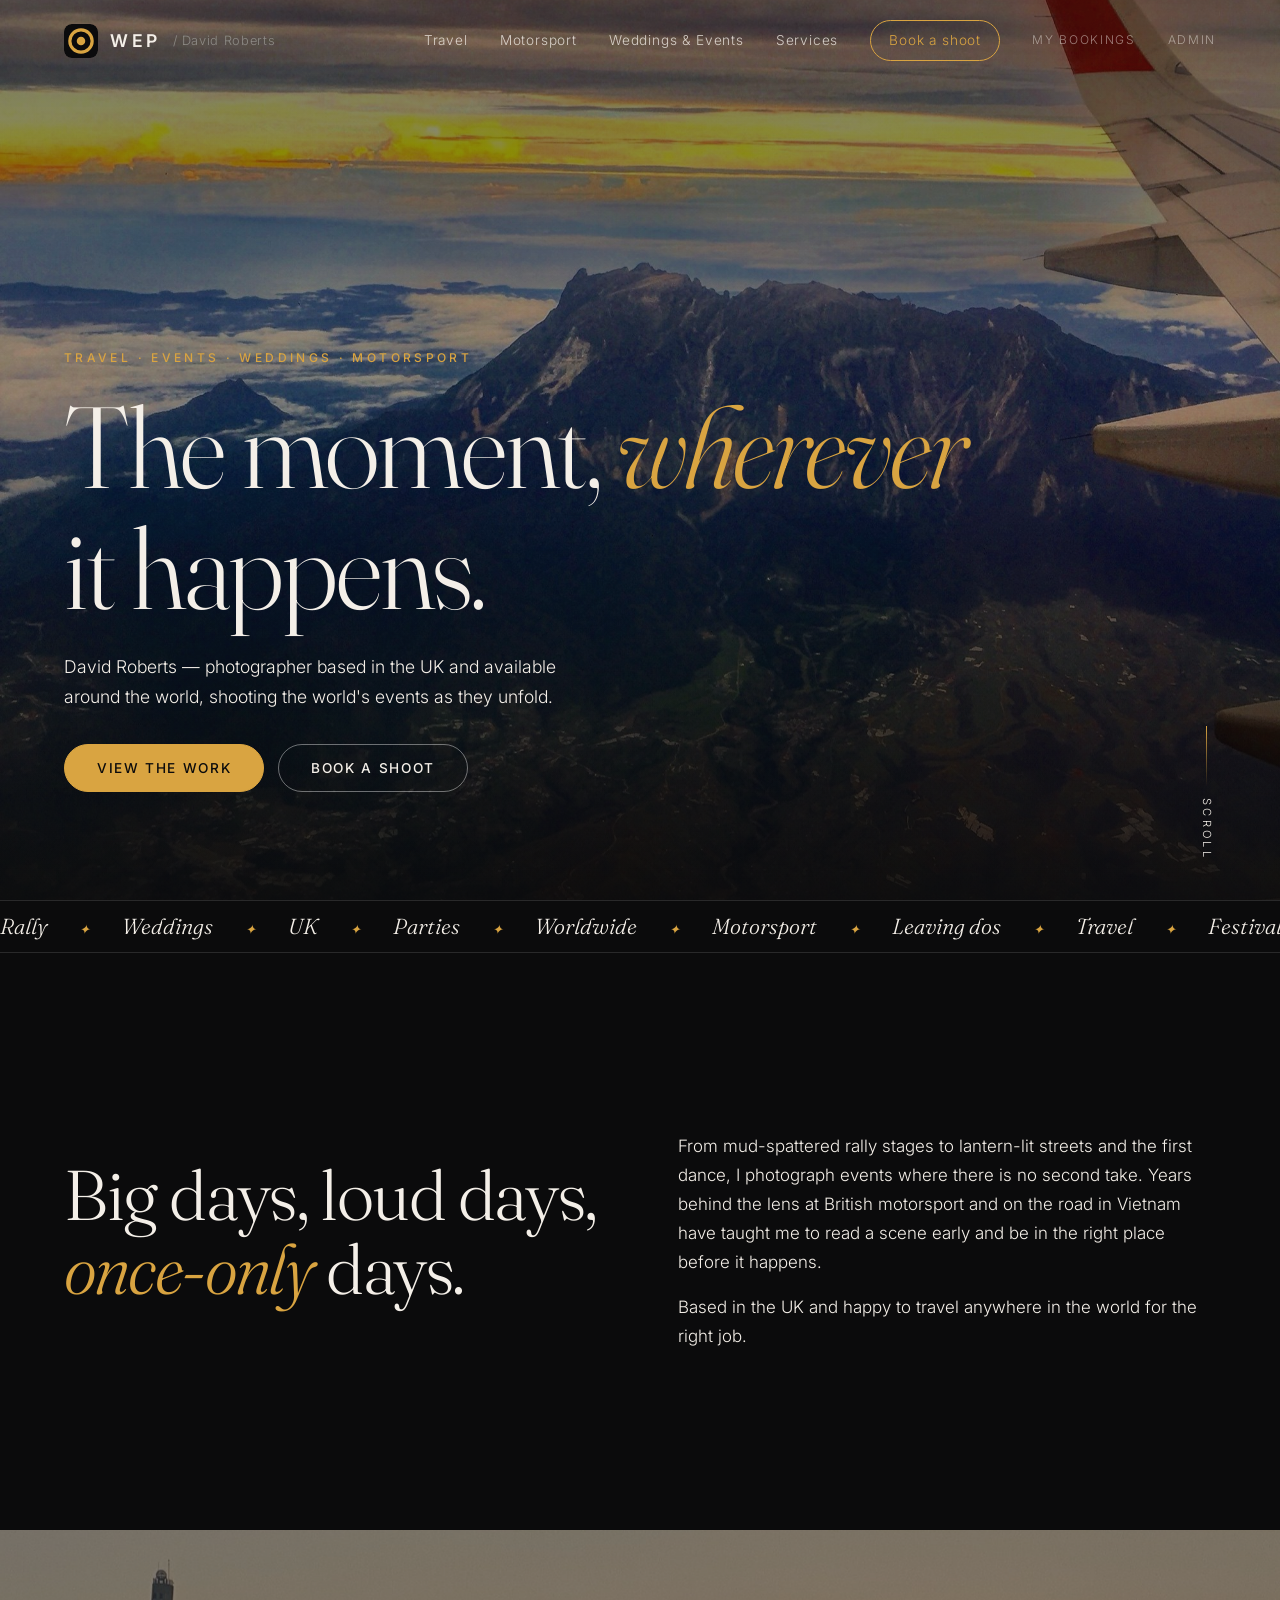
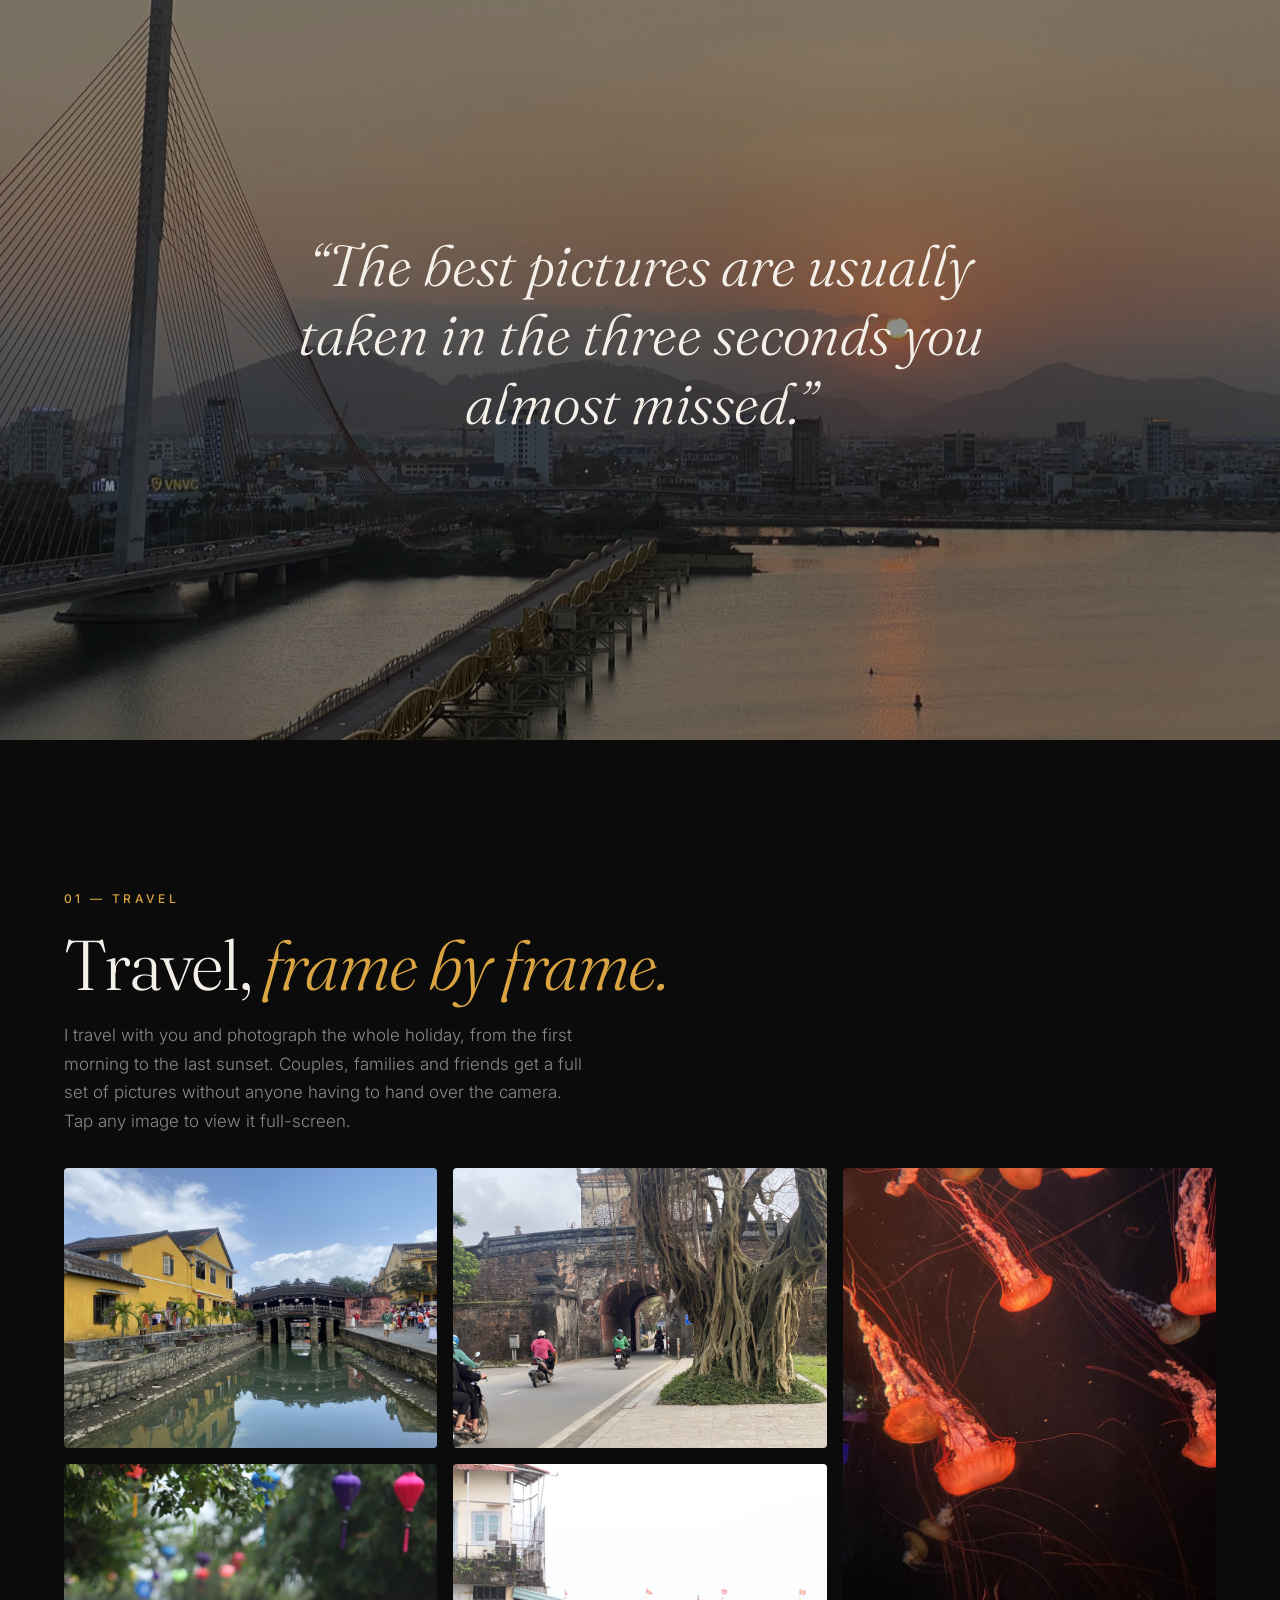
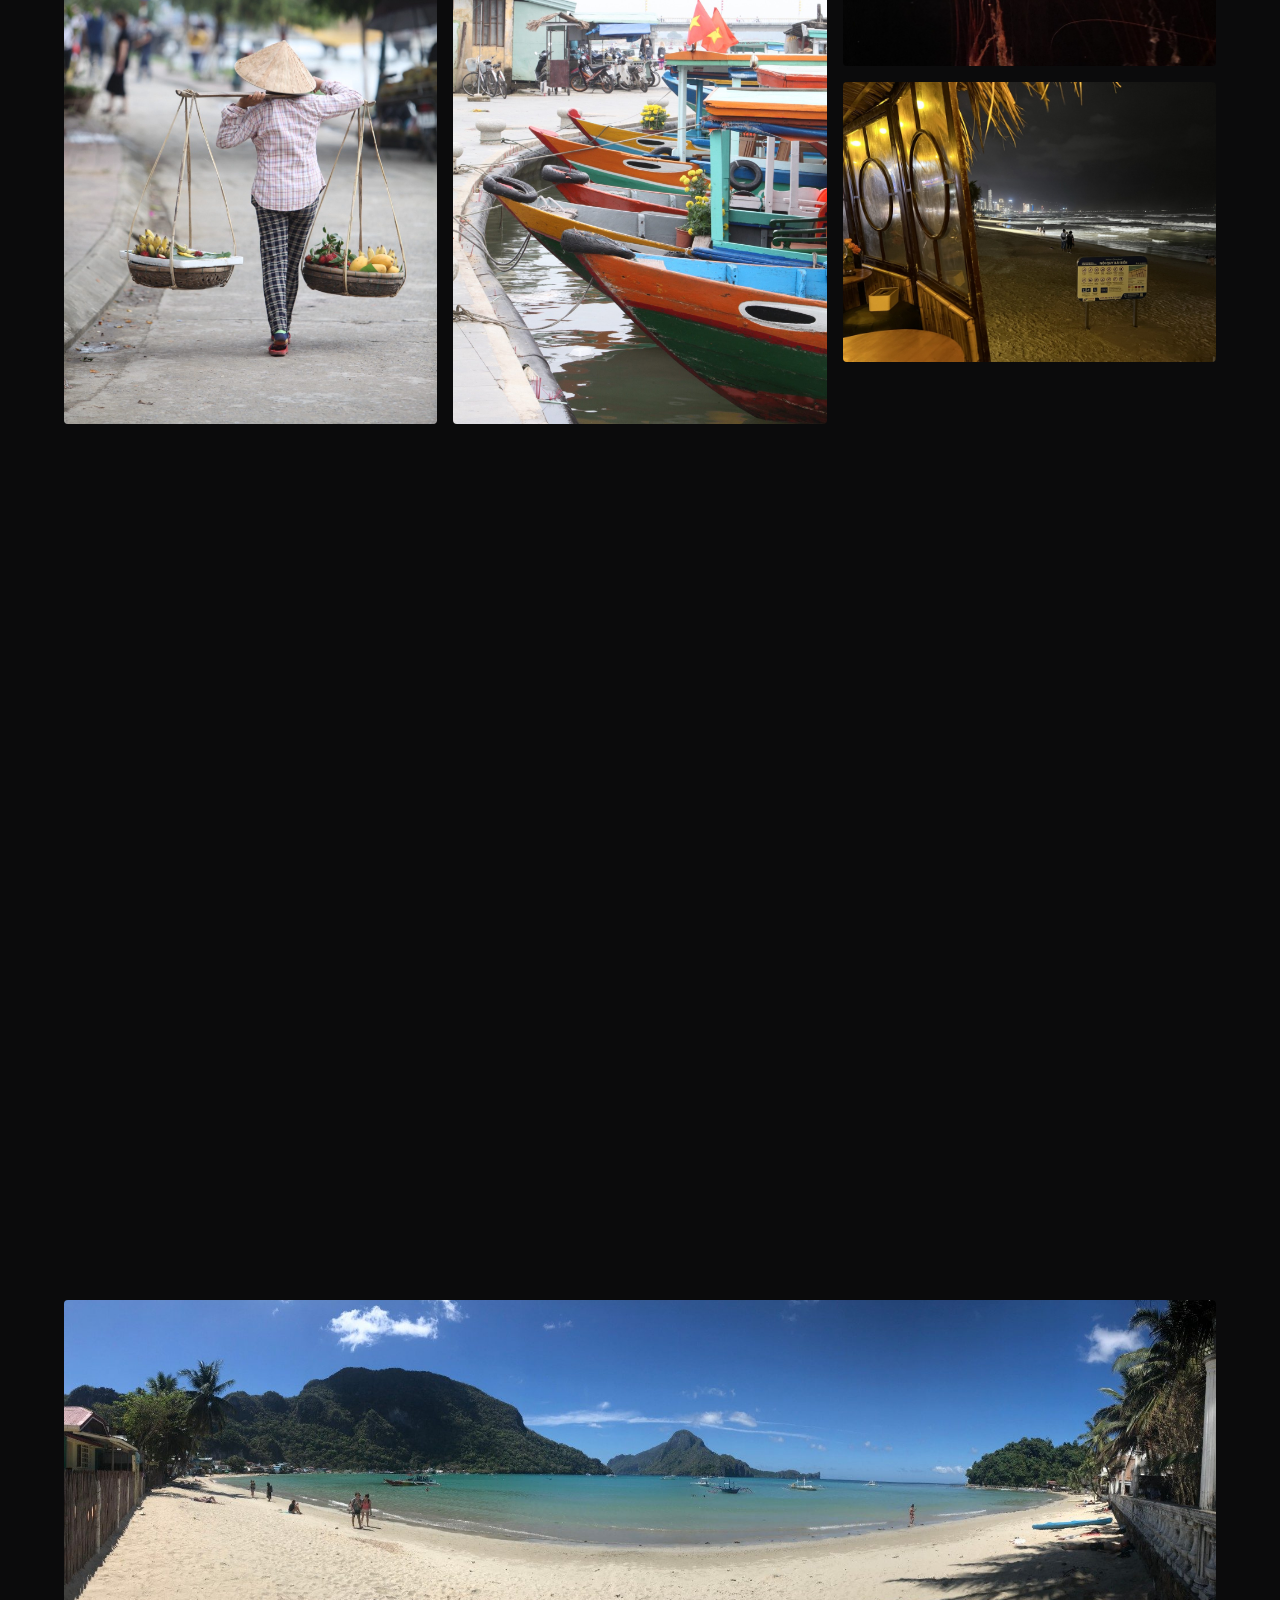
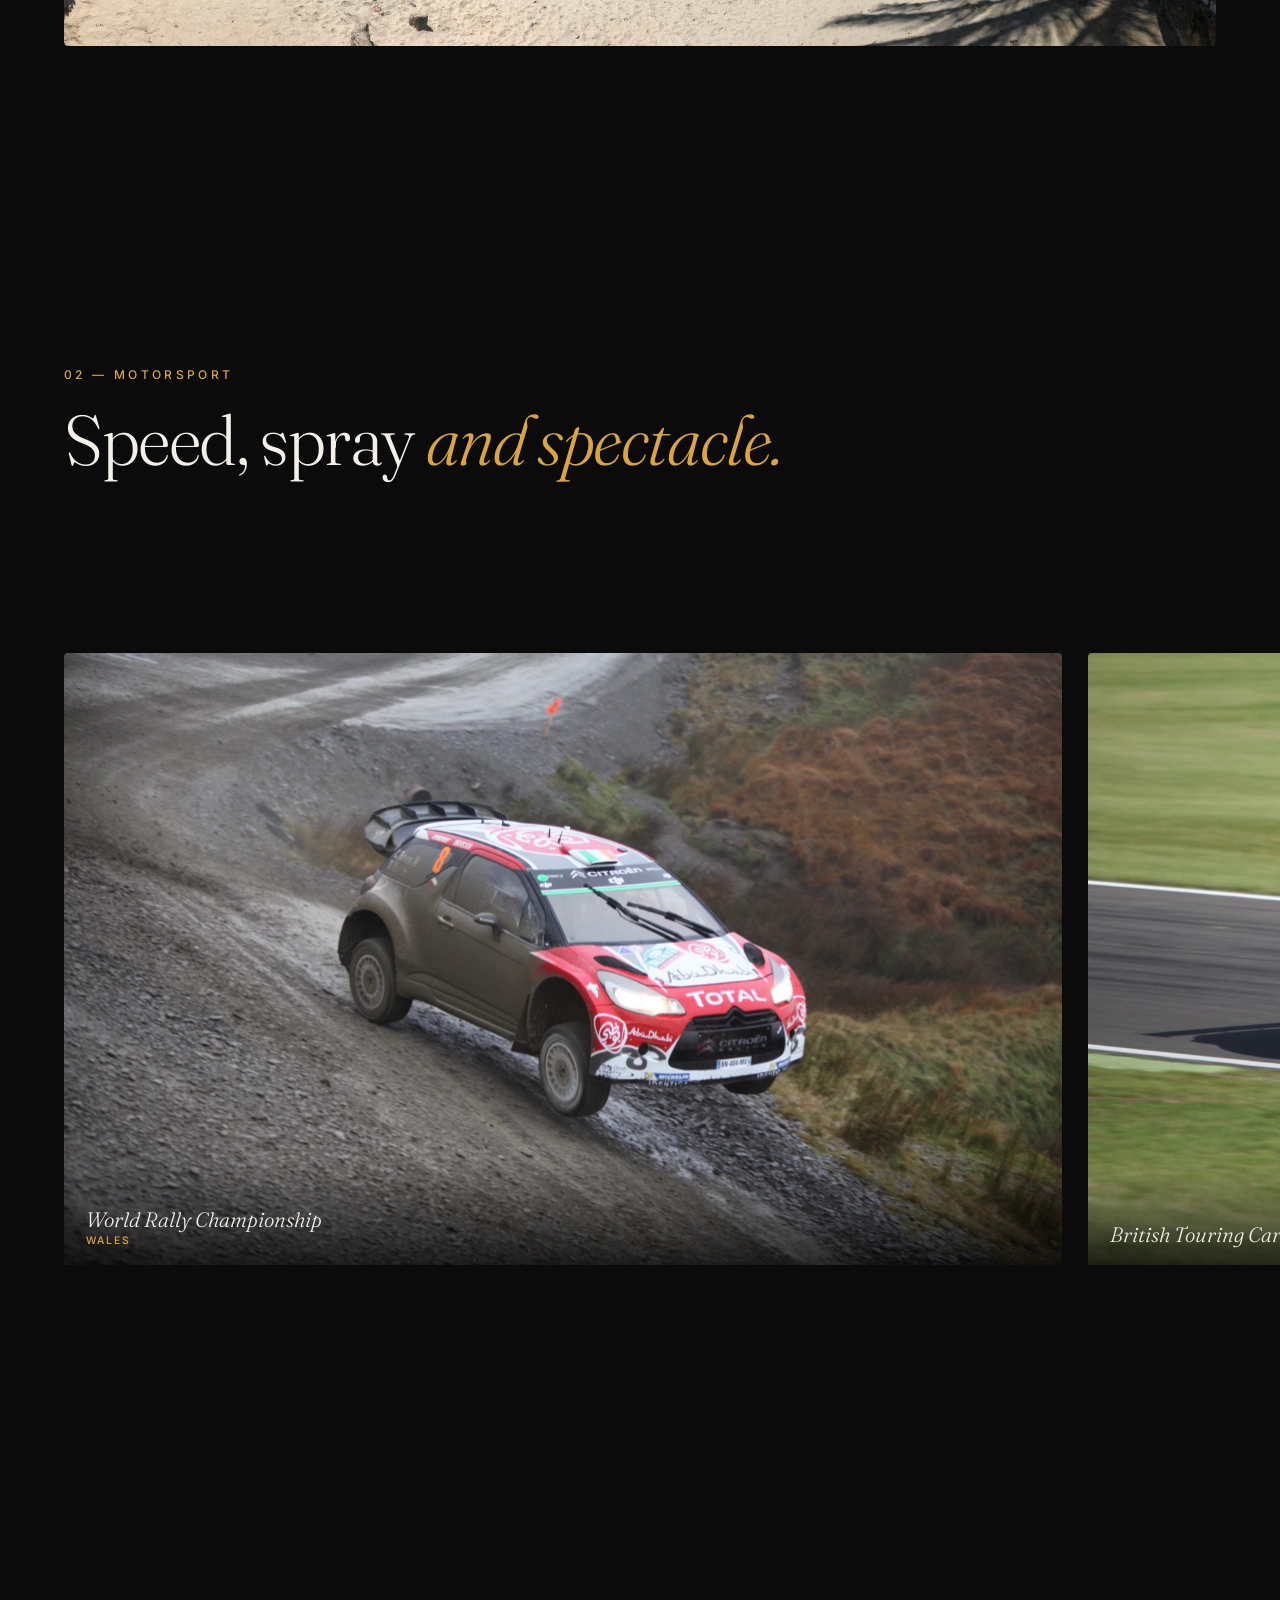
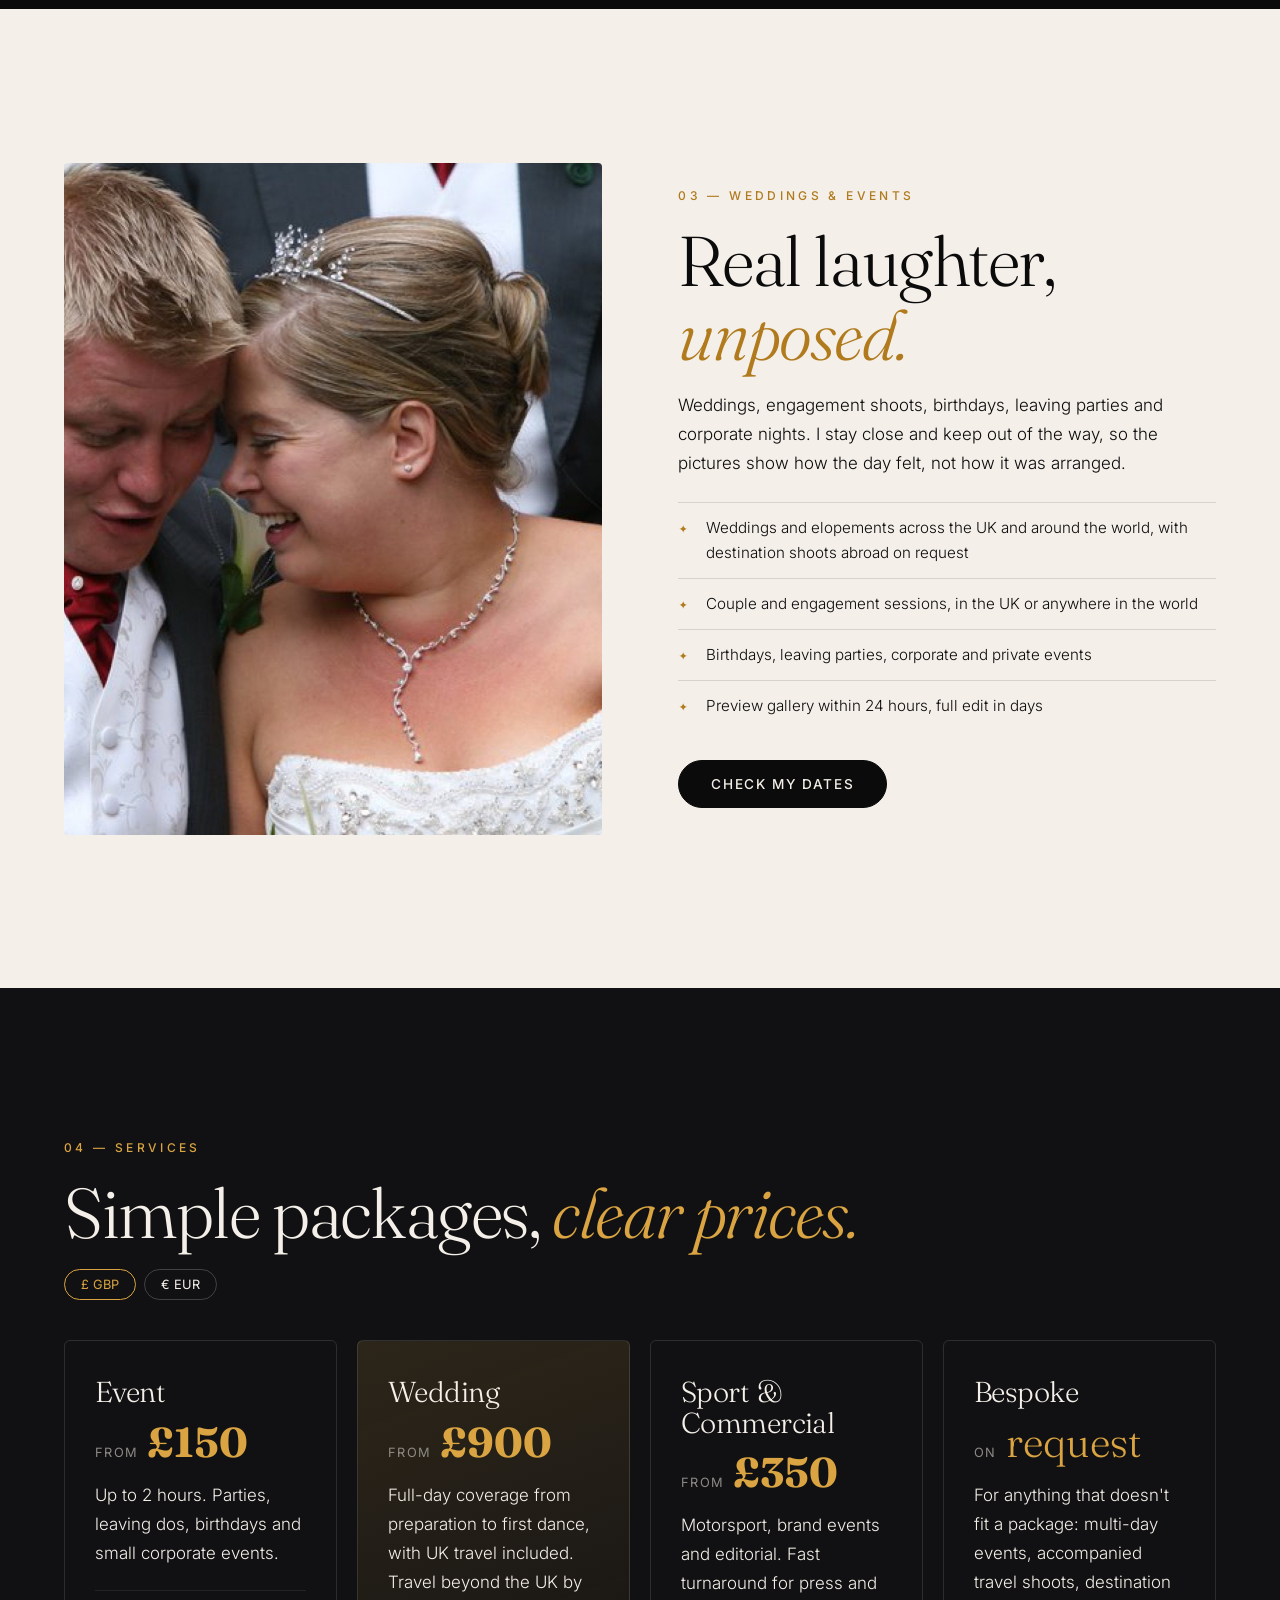
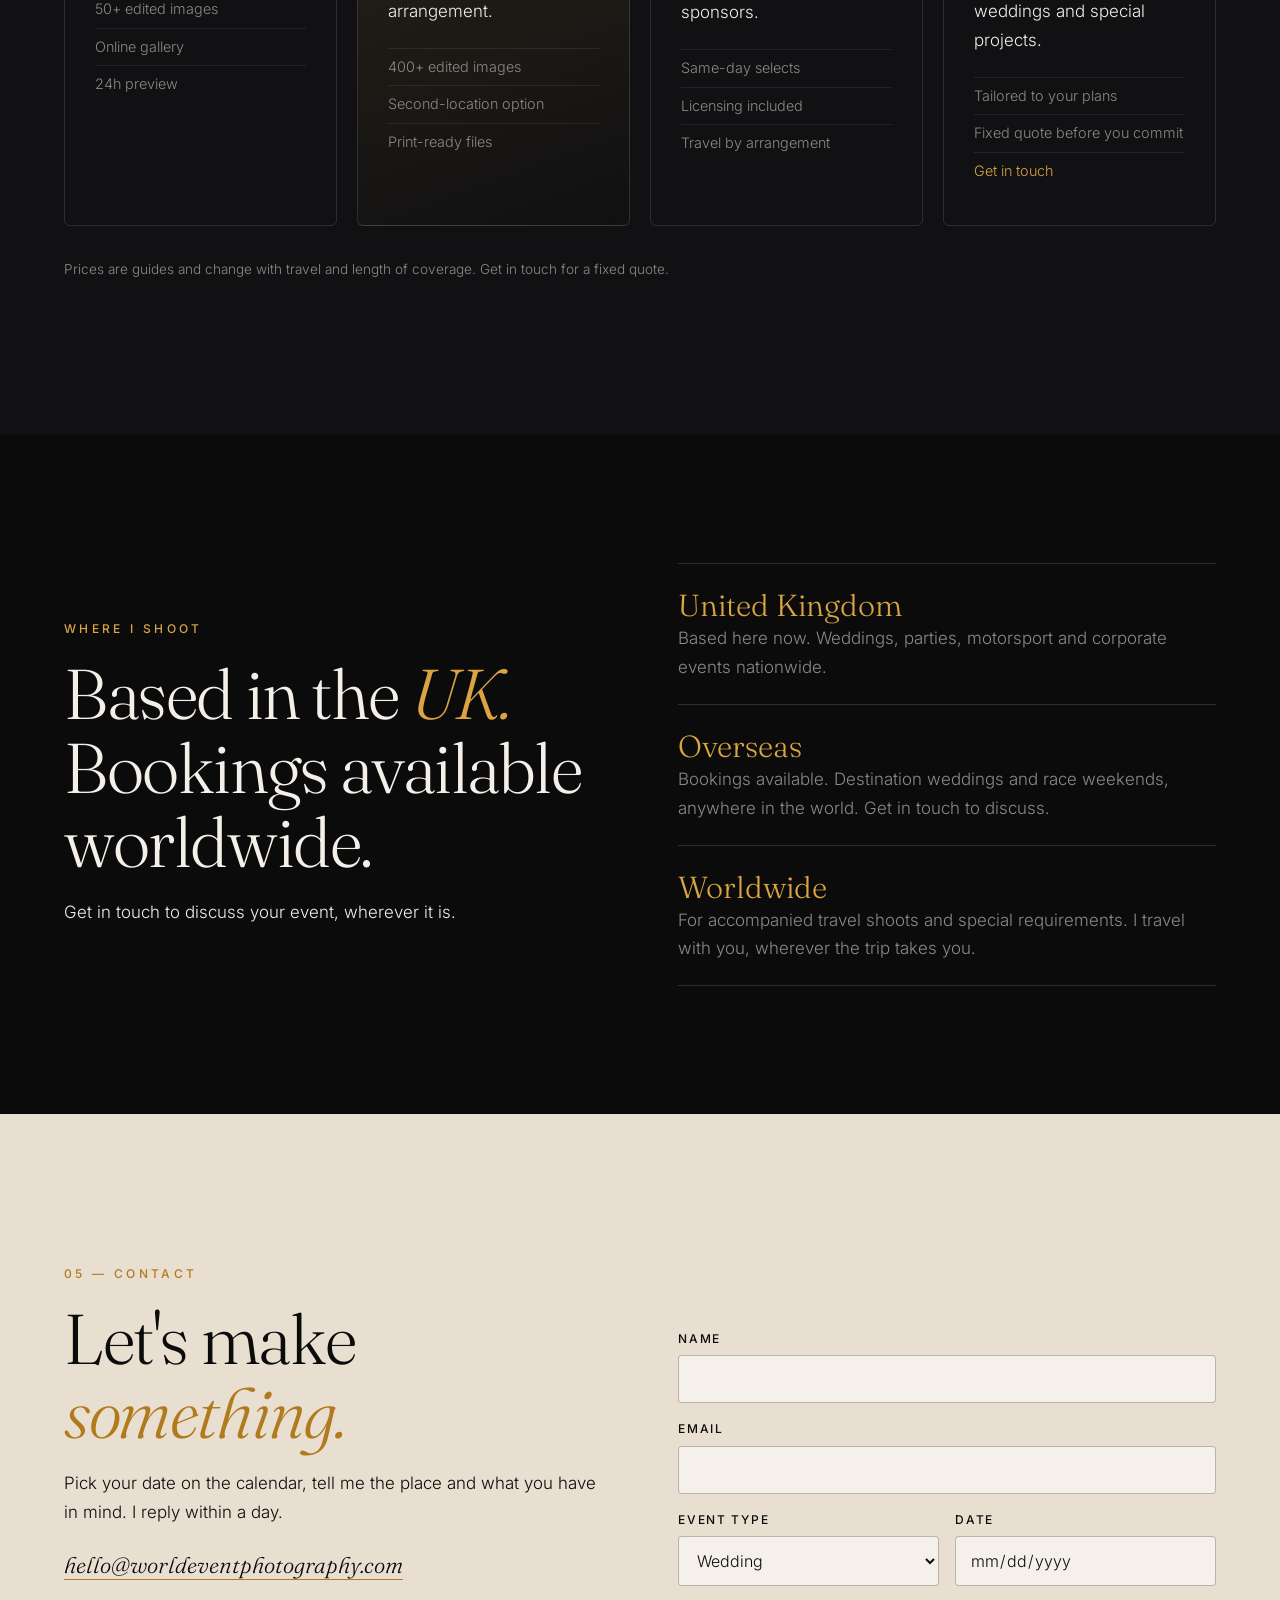
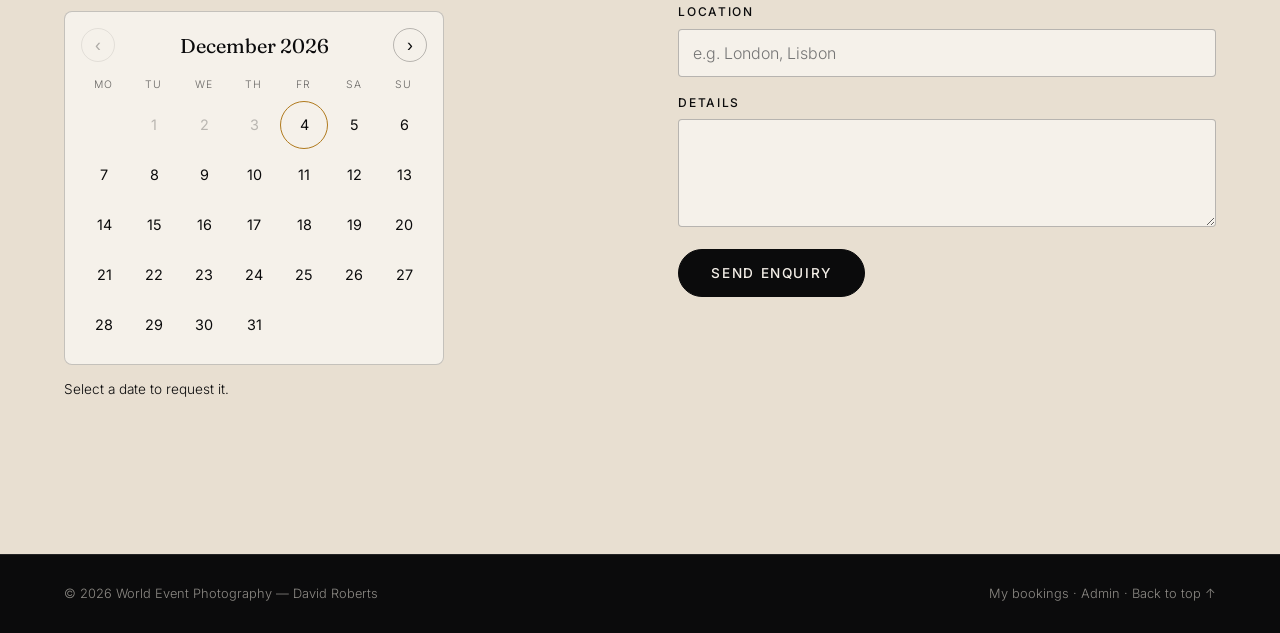
<file: index.html>
<!doctype html>
<html lang="en">
<head>
<meta charset="utf-8">
<meta name="viewport" content="width=device-width, initial-scale=1">
<title>World Event Photography — David Roberts</title>
<meta name="description" content="David Roberts: event, motorsport and wedding photographer based in the UK, available around the world.">
<meta property="og:title" content="World Event Photography — David Roberts">
<meta property="og:description" content="Events, motorsport, weddings and travel photography. UK-based, available around the world.">
<meta property="og:image" content="images/p13.jpg">
<link rel="preconnect" href="https://fonts.googleapis.com">
<link rel="preconnect" href="https://fonts.gstatic.com" crossorigin>
<link href="https://fonts.googleapis.com/css2?family=Fraunces:ital,opsz,wght@0,9..144,300;0,9..144,500;1,9..144,300;1,9..144,400&family=Inter:wght@300;400;500;600&display=swap" rel="stylesheet">
<link rel="icon" href="favicon.svg" type="image/svg+xml">
<link rel="icon" href="favicon.ico" sizes="48x48">
<link rel="apple-touch-icon" href="apple-touch-icon.png">
<link rel="stylesheet" href="style.css">
</head>
<body>

<div class="loader" id="loader" aria-hidden="true">
  <div class="loader-inner"><span>World Event Photography</span><i></i></div>
</div>

<header class="nav" id="nav">
  <a href="#top" class="brand"><img src="favicon.svg" alt="" width="34" height="34">WEP<span>/ David Roberts</span></a>
  <nav id="menu" aria-label="Main">
    <a href="#asia">Travel</a>
    <a href="#motorsport">Motorsport</a>
    <a href="#weddings">Weddings &amp; Events</a>
    <a href="#services">Services</a>
    <a href="#contact" class="cta">Book a shoot</a>
    <a href="portal.html" class="adm" rel="nofollow">My bookings</a>
    <a href="admin.html" class="adm" rel="nofollow">Admin</a>
  </nav>
  <button class="burger" id="burger" aria-label="Menu" aria-expanded="false"><b></b><b></b></button>
</header>

<main id="top">

<section class="hero">
  <div class="hero-bg" data-parallax="0.35">
    <img class="on" src="images/p13.jpg" alt="Mount Kinabalu seen from an aeroplane window at sunset" fetchpriority="high">
    <img src="images/p18.jpg" alt="Hoi An street vendor in a conical hat carrying fruit baskets" loading="lazy">
    <img src="images/p17.jpg" alt="Rally car airborne on a gravel stage" loading="lazy">
    <img src="images/p25.jpg" alt="Curved white-sand beach and turquoise bay in the Philippines" loading="lazy">
    <img src="images/p23.jpg" alt="Bride and groom laughing together" loading="lazy">
    <img src="images/p10.jpg" alt="Sunset over the Han River bridges in Da Nang" loading="lazy">
  </div>
  <div class="hero-shade"></div>
  <div class="hero-content">
    <p class="eyebrow reveal">Travel · Events · Weddings · Motorsport</p>
    <h1 class="reveal"><span>The moment,</span> <em>wherever</em> <span>it happens.</span></h1>
    <p class="lede reveal">David Roberts — photographer based in the UK and available around the world, shooting the world's events as they unfold.</p>
    <div class="hero-actions reveal">
      <a href="#asia" class="btn">View the work</a>
      <a href="#contact" class="btn ghost">Book a shoot</a>
    </div>
  </div>
  <a href="#intro" class="scroll-cue" aria-label="Scroll down"><span></span>Scroll</a>
</section>

<div class="marquee" aria-hidden="true">
  <div class="track">
    <span>Rally</span><span>Weddings</span><span>UK</span><span>Parties</span><span>Worldwide</span><span>Motorsport</span><span>Leaving dos</span><span>Travel</span><span>Festivals</span><span>Corporate</span>
    <span>Rally</span><span>Weddings</span><span>UK</span><span>Parties</span><span>Worldwide</span><span>Motorsport</span><span>Leaving dos</span><span>Travel</span><span>Festivals</span><span>Corporate</span>
  </div>
</div>

<section class="intro" id="intro">
  <div class="wrap grid2">
    <h2 class="reveal">Big days, loud days, <em>once-only</em> days.</h2>
    <div class="reveal">
      <p>From mud-spattered rally stages to lantern-lit streets and the first dance, I photograph events where there is no second take. Years behind the lens at British motorsport and on the road in Vietnam have taught me to read a scene early and be in the right place before it happens.</p>
      <p>Based in the UK and happy to travel anywhere in the world for the right job.</p>
    </div>
  </div>
</section>

<section class="parallax-band" aria-label="Quote">
  <div class="pb-bg" data-parallax="0.25"><img src="images/p10.jpg" alt="Sunset over the Han River bridges in Da Nang" loading="lazy"></div>
  <blockquote class="reveal">“The best pictures are usually taken in the three seconds you almost missed.”</blockquote>
</section>

<section class="asia" id="asia">
  <div class="wrap head">
    <p class="eyebrow">01 — Travel</p>
    <h2>Travel, <em>frame by frame.</em></h2>
    <p class="sub">I travel with you and photograph the whole holiday, from the first morning to the last sunset. Couples, families and friends get a full set of pictures without anyone having to hand over the camera. Tap any image to view it full-screen.</p>
  </div>
  <div class="masonry wrap" id="gallery">
    <figure class="reveal"><img src="images/p06.jpg" alt="Japanese Covered Bridge, Hoi An" loading="lazy"><figcaption>Japanese Covered Bridge, Hội An</figcaption></figure>
    <figure class="reveal"><img src="images/p18.jpg" alt="Street vendor carrying fruit baskets" loading="lazy"><figcaption>Huế</figcaption></figure>
    <figure class="reveal"><img src="images/p08.jpg" alt="Lantern-lined street in Hoi An" loading="lazy"><figcaption>Ancient Town, Hội An</figcaption></figure>
    <figure class="reveal"><img src="images/p12.jpg" alt="Flower cart on a riverside road" loading="lazy"><figcaption>Hội An</figcaption></figure>
    <figure class="reveal"><img src="images/p05.jpg" alt="Banyan tree and old gate in Hue" loading="lazy"><figcaption>Citadel gate, Huế</figcaption></figure>
    <figure class="reveal"><img src="images/p20.jpg" alt="Colourful fishing boats" loading="lazy"><figcaption>Hội An</figcaption></figure>
    <figure class="reveal"><img src="images/p01.jpg" alt="Imperial city pavilion, Hue" loading="lazy"><figcaption>Imperial City, Huế</figcaption></figure>
    <figure class="reveal"><img src="images/p19.jpg" alt="Cyclo driver among lanterns" loading="lazy"><figcaption>Hội An</figcaption></figure>
    <figure class="reveal"><img src="images/p11.jpg" alt="Jellyfish glowing in dark water" loading="lazy"><figcaption>Singapore Aquarium</figcaption></figure>
    <figure class="reveal"><img src="images/p03.jpg" alt="Beach at night with city lights" loading="lazy"><figcaption>Mỹ Khê Beach, Đà Nẵng</figcaption></figure>
    <figure class="reveal"><img src="images/p02.jpg" alt="Sunrise over a lotus pond" loading="lazy"><figcaption>Huế</figcaption></figure>
    <figure class="reveal"><img src="images/p24.jpg" alt="Patuxai victory gate in Vientiane lit up at night, reflected in a pool" loading="lazy"><figcaption>Patuxai, Vientiane</figcaption></figure>
    <figure class="reveal pano"><img src="images/p25.jpg" alt="Panoramic view of a curved white-sand beach and turquoise bay with boats and green hills" loading="lazy"><figcaption>El Nido, Palawan</figcaption></figure>
  </div>
</section>

<section class="motor" id="motorsport">
  <div class="wrap head">
    <p class="eyebrow">02 — Motorsport</p>
    <h2>Speed, spray <em>and spectacle.</em></h2>
  </div>
  <div class="hscroll" id="hscroll">
    <div class="hs-sticky">
      <div class="hs-track" id="hsTrack">
        <figure class="hs-item big"><img src="images/p17.jpg" alt="Rally car airborne on a gravel stage" loading="lazy"><figcaption>World Rally Championship<small>Wales</small></figcaption></figure>
        <figure class="hs-item"><img src="images/p15.jpg" alt="Touring car at speed" loading="lazy"><figcaption>British Touring Cars</figcaption></figure>
        <figure class="hs-item big"><img src="images/p22.jpg" alt="Touring cars side by side through a hairpin" loading="lazy"><figcaption>Hairpin traffic</figcaption></figure>
        <figure class="hs-item big"><img src="images/p16.jpg" alt="Rally car through water splash" loading="lazy"><figcaption>Full send<small>Water splash</small></figcaption></figure>
      </div>
    </div>
  </div>
</section>

<section class="weddings" id="weddings">
  <div class="wrap grid2 flip">
    <div class="w-img reveal"><img src="images/p23.jpg" alt="Bride and groom laughing together" loading="lazy"></div>
    <div class="reveal">
      <p class="eyebrow">03 — Weddings &amp; Events</p>
      <h2>Real laughter, <em>unposed.</em></h2>
      <p>Weddings, engagement shoots, birthdays, leaving parties and corporate nights. I stay close and keep out of the way, so the pictures show how the day felt, not how it was arranged.</p>
      <ul class="ticks">
        <li>Weddings and elopements across the UK and around the world, with destination shoots abroad on request</li>
        <li>Couple and engagement sessions, in the UK or anywhere in the world</li>
        <li>Birthdays, leaving parties, corporate and private events</li>
        <li>Preview gallery within 24 hours, full edit in days</li>
      </ul>
      <a href="#contact" class="btn dark">Check my dates</a>
    </div>
  </div>
</section>

<section class="services" id="services">
  <div class="wrap">
    <p class="eyebrow">04 — Services</p>
    <h2>Simple packages, <em>clear prices.</em></h2>
    <div class="cur" role="group" aria-label="Currency">
      <button data-cur="GBP" class="on">£ GBP</button><button data-cur="EUR">€ EUR</button>
    </div>
    <div class="cards">
      <article class="card reveal">
        <h3>Event</h3><p class="price"><small>from</small> <b data-gbp="150">£150</b></p>
        <p>Up to 2 hours. Parties, leaving dos, birthdays and small corporate events.</p>
        <ul><li>50+ edited images</li><li>Online gallery</li><li>24h preview</li></ul>
      </article>
      <article class="card hot reveal">
        <h3>Wedding</h3><p class="price"><small>from</small> <b data-gbp="900">£900</b></p>
        <p>Full-day coverage from preparation to first dance, with UK travel included. Travel beyond the UK by arrangement.</p>
        <ul><li>400+ edited images</li><li>Second-location option</li><li>Print-ready files</li></ul>
      </article>
      <article class="card reveal">
        <h3>Sport &amp; Commercial</h3><p class="price"><small>from</small> <b data-gbp="350">£350</b></p>
        <p>Motorsport, brand events and editorial. Fast turnaround for press and sponsors.</p>
        <ul><li>Same-day selects</li><li>Licensing included</li><li>Travel by arrangement</li></ul>
      </article>
      <article class="card reveal">
        <h3>Bespoke</h3><p class="price"><small>on</small> request</p>
        <p>For anything that doesn't fit a package: multi-day events, accompanied travel shoots, destination weddings and special projects.</p>
        <ul><li>Tailored to your plans</li><li>Fixed quote before you commit</li><li><a href="#contact">Get in touch</a></li></ul>
      </article>
    </div>
    <p class="fine">Prices are guides and change with travel and length of coverage. Get in touch for a fixed quote.</p>
  </div>
</section>

<section class="base">
  <div class="wrap grid2">
    <div class="reveal">
      <p class="eyebrow">Where I shoot</p>
      <h2>Based in the <em>UK.</em> Bookings available worldwide.</h2>
      <p>Get in touch to discuss your event, wherever it is.</p>
    </div>
    <ul class="places reveal">
      <li><b>United Kingdom</b><span>Based here now. Weddings, parties, motorsport and corporate events nationwide.</span></li>
      <li><b>Overseas</b><span>Bookings available. Destination weddings and race weekends, anywhere in the world. Get in touch to discuss.</span></li>
      <li><b>Worldwide</b><span>For accompanied travel shoots and special requirements. I travel with you, wherever the trip takes you.</span></li>
    </ul>
  </div>
</section>

<section class="contact" id="contact">
  <div class="wrap grid2">
    <div class="reveal">
      <p class="eyebrow">05 — Contact</p>
      <h2>Let's make <em>something.</em></h2>
      <p>Pick your date on the calendar, tell me the place and what you have in mind. I reply within a day.</p>
      <p class="direct"><a href="mailto:hello@worldeventphotography.com">hello@worldeventphotography.com</a></p>
      <div class="cal-wrap">
        <div class="cal" id="cal"></div>
        <p class="cal-note" id="calNote" aria-live="polite">Select a date to request it.</p>
      </div>
    </div>
    <form class="form reveal" id="form">
      <label>Name<input name="name" required autocomplete="name"></label>
      <label>Email<input type="email" name="email" required autocomplete="email"></label>
      <div class="row">
        <label>Event type
          <select name="type"><option>Wedding</option><option>Graduation</option><option>Family Portrait</option><option>Corporate</option><option>Birthday</option><option>Marketing</option><option>Travel</option><option>Other (provide details)</option></select>
        </label>
        <label>Date<input type="date" name="date" id="dateField" readonly placeholder="Pick on calendar"></label>
      </div>
      <label>Location<input name="location" placeholder="e.g. London, Lisbon"></label>
      <label>Details<textarea name="message" rows="4"></textarea></label>
      <button class="btn" type="submit">Send enquiry</button>
      <p class="form-msg" id="formMsg" role="status" aria-live="polite"></p>
    </form>
  </div>
</section>

</main>

<footer class="foot">
  <span>© <span id="yr"></span> World Event Photography — David Roberts</span>
  <span><a href="portal.html" rel="nofollow">My bookings</a> · <a href="admin.html" rel="nofollow">Admin</a> · <a href="#top">Back to top ↑</a></span>
</footer>

<div class="lightbox" id="lb" hidden>
  <button class="lb-close" aria-label="Close">×</button>
  <button class="lb-nav prev" aria-label="Previous">‹</button>
  <img alt="">
  <button class="lb-nav next" aria-label="Next">›</button>
</div>

<script src="config.js"></script>
<script src="script.js"></script>
</body>
</html>
</file>
<file: style.css>
:root{
  --ink:#0b0b0c; --paper:#f4efe8; --sand:#e8dfd1; --gold:#d9a441; --mute:#8d8a85;
  --serif:'Fraunces',Georgia,serif; --sans:'Inter',system-ui,sans-serif;
  --gut:clamp(20px,5vw,72px);
}
*{box-sizing:border-box;margin:0;padding:0}
html{scroll-behavior:smooth;scroll-padding-top:70px}
body{background:var(--ink);color:var(--paper);font:300 17px/1.7 var(--sans);-webkit-font-smoothing:antialiased;overflow-x:hidden}
img{display:block;max-width:100%}
a{color:inherit;text-decoration:none}
em{font-style:italic;font-weight:300;color:var(--gold)}
h1,h2,h3{font-family:var(--serif);font-weight:300;line-height:1.05;letter-spacing:-.02em}
h2{font-size:clamp(2.2rem,5.5vw,4.6rem);margin-bottom:1.2rem}
p+p{margin-top:1rem}
.wrap{max-width:1280px;margin:0 auto;padding:0 var(--gut)}
.grid2{display:grid;grid-template-columns:1fr 1fr;gap:clamp(30px,6vw,100px);align-items:center}
.eyebrow{font:500 .75rem/1 var(--sans);letter-spacing:.28em;text-transform:uppercase;color:var(--gold);margin-bottom:1.4rem}
section{position:relative}

/* loader */
.loader{position:fixed;inset:0;background:var(--ink);z-index:100;display:grid;place-items:center;transition:opacity .8s .3s,visibility 0s 1.1s}
.loader.done{opacity:0;visibility:hidden}
.loader-inner{text-align:center;font:italic 300 1.4rem var(--serif)}
.loader-inner i{display:block;height:1px;background:var(--gold);margin-top:14px;transform-origin:left;animation:load 1.1s ease forwards}
@keyframes load{from{transform:scaleX(0)}to{transform:scaleX(1)}}

/* nav */
.nav{position:fixed;top:0;left:0;right:0;z-index:50;display:flex;justify-content:space-between;align-items:center;padding:20px var(--gut);transition:background .4s,padding .4s}
.nav.solid{background:rgba(11,11,12,.85);backdrop-filter:blur(12px);padding-block:12px}
.brand{font:600 1.1rem var(--sans);letter-spacing:.2em}
.brand span{font-weight:300;letter-spacing:.05em;margin-left:.6em;color:var(--mute);font-size:.8rem}
#menu{display:flex;gap:clamp(16px,2.5vw,36px);align-items:center;font-size:.85rem;letter-spacing:.06em}
#menu a{opacity:.8;transition:opacity .2s}
#menu a:hover{opacity:1}
#menu .cta{border:1px solid var(--gold);color:var(--gold);padding:8px 18px;border-radius:99px;opacity:1}
#menu .cta:hover{background:var(--gold);color:var(--ink)}
.burger{display:none;background:none;border:0;width:36px;height:36px;position:relative;cursor:pointer}
.burger b{position:absolute;left:6px;right:6px;height:1.5px;background:var(--paper);transition:.3s}
.burger b:first-child{top:13px}.burger b:last-child{top:21px}
.burger[aria-expanded=true] b:first-child{top:17px;transform:rotate(45deg)}
.burger[aria-expanded=true] b:last-child{top:17px;transform:rotate(-45deg)}

/* hero */
.hero{height:100svh;min-height:600px;overflow:hidden;display:flex;align-items:flex-end}
.hero-bg{position:absolute;inset:-10% 0 0;will-change:transform}
.hero-bg img{position:absolute;inset:0;width:100%;height:100%;object-fit:cover;opacity:0;transition:opacity 1.4s ease}
.hero-bg img.on{opacity:1;animation:kb 8s ease-out forwards}
@keyframes kb{from{transform:scale(1.12)}to{transform:scale(1)}}
.hero-shade{position:absolute;inset:0;background:linear-gradient(to top,rgba(11,11,12,.92) 0%,rgba(11,11,12,.35) 55%,rgba(11,11,12,.55) 100%)}
.hero-content{position:relative;padding:0 var(--gut) clamp(70px,12vh,130px);max-width:1100px}
.hero h1{font-size:clamp(3rem,9vw,8rem);font-weight:300;margin-bottom:1.5rem}
.hero h1 span{display:inline-block}
.lede{max-width:520px;font-size:1.1rem;opacity:.85;margin-bottom:2rem}
.hero-actions{display:flex;gap:14px;flex-wrap:wrap}
.btn{display:inline-block;background:var(--gold);color:var(--ink);font:500 .85rem var(--sans);letter-spacing:.12em;text-transform:uppercase;padding:15px 32px;border-radius:99px;border:1px solid var(--gold);cursor:pointer;transition:.3s}
.btn:hover{background:transparent;color:var(--gold)}
.btn.ghost{background:transparent;color:var(--paper);border-color:rgba(255,255,255,.4)}
.btn.ghost:hover{border-color:var(--paper);color:var(--paper)}
.btn.dark{background:var(--ink);color:var(--paper);border-color:var(--ink);margin-top:1.8rem}
.btn.dark:hover{background:transparent;color:var(--ink)}
.scroll-cue{position:absolute;right:var(--gut);bottom:40px;writing-mode:vertical-rl;font-size:.7rem;letter-spacing:.3em;text-transform:uppercase;display:flex;align-items:center;gap:12px}
.scroll-cue span{width:1px;height:60px;background:linear-gradient(var(--gold),transparent);animation:cue 2s infinite}
@keyframes cue{0%{transform:scaleY(0);transform-origin:top}50%{transform:scaleY(1);transform-origin:top}51%{transform-origin:bottom}100%{transform:scaleY(0);transform-origin:bottom}}

/* marquee */
.marquee{overflow:hidden;border-block:1px solid rgba(255,255,255,.12);padding:12px 0;background:var(--ink)}
.track{display:flex;gap:2rem;width:max-content;animation:mq 40s linear infinite;font:italic 300 clamp(1rem,1.7vw,1.4rem) var(--serif)}
.track span::after{content:"✦";color:var(--gold);margin-left:2rem;font-size:.6em;vertical-align:middle}
@keyframes mq{to{transform:translateX(-50%)}}

/* intro */
.intro{padding:clamp(80px,14vw,180px) 0}
.stats{display:flex;gap:2.5rem;margin-top:2.5rem}
.stats dt{font:300 3rem/1 var(--serif);color:var(--gold)}
.stats dd{font-size:.75rem;letter-spacing:.15em;text-transform:uppercase;color:var(--mute)}

/* parallax band */
.parallax-band{height:90vh;min-height:500px;overflow:hidden;display:grid;place-items:center}
.pb-bg{position:absolute;inset:-20% 0;will-change:transform}
.pb-bg img{width:100%;height:100%;object-fit:cover;filter:brightness(.55)}
.parallax-band blockquote{position:relative;max-width:900px;padding:0 var(--gut);text-align:center;font:italic 300 clamp(1.8rem,4.5vw,3.6rem)/1.2 var(--serif)}

/* motorsport horizontal scroll */
.motor{padding-top:clamp(80px,12vw,160px)}
.head{margin-bottom:2rem}
.head .sub{color:var(--mute);max-width:520px}
.hscroll{height:300vh;position:relative}
.hs-sticky{position:sticky;top:0;height:100vh;overflow:hidden;display:flex;align-items:center}
.hs-track{display:flex;gap:2vw;padding:0 var(--gut);will-change:transform}
.hs-item{cursor:zoom-in;position:relative;flex:none;height:68vh;overflow:hidden;border-radius:4px}
.hs-item img{height:100%;width:auto;max-width:none;object-fit:cover}
.hs-item.big img{min-width:min(78vw,1100px)}
.hs-item figcaption{position:absolute;left:0;right:0;bottom:0;padding:50px 22px 18px;background:linear-gradient(transparent,rgba(0,0,0,.75));font:italic 300 1.3rem var(--serif)}
.hs-item small{display:block;font:500 .65rem var(--sans);letter-spacing:.2em;text-transform:uppercase;color:var(--gold);margin-top:2px}

/* gallery */
.asia{padding:clamp(80px,12vw,160px) 0}
.masonry{columns:3;column-gap:16px}
.masonry figure{break-inside:avoid;margin-bottom:16px;overflow:hidden;border-radius:4px;cursor:zoom-in;background:#1a1a1a}
.masonry img{width:100%;transition:transform .8s cubic-bezier(.2,.7,.2,1),filter .4s}
.masonry figure:hover img{transform:scale(1.06)}

/* weddings: light */
.weddings{background:var(--paper);color:var(--ink);padding:clamp(80px,12vw,160px) 0}
.weddings em{color:#b07a1d}
.weddings .eyebrow{color:#b07a1d}
.w-img{overflow:hidden;border-radius:4px;aspect-ratio:4/5}
.w-img img{width:100%;height:100%;object-fit:cover;object-position:60% center}
.ticks{list-style:none;margin-top:1.5rem}
.ticks li{padding:12px 0 12px 28px;border-top:1px solid rgba(0,0,0,.12);position:relative;font-size:.95rem}
.ticks li::before{content:"✦";position:absolute;left:0;color:#b07a1d;font-size:.7rem;top:17px}
.flip>:first-child{order:0}

/* services */
.services{padding:clamp(80px,12vw,160px) 0;background:#111113}
.cur{display:flex;gap:8px;flex-wrap:wrap;margin:1rem 0 2.5rem}
.cur button{background:none;border:1px solid rgba(255,255,255,.2);color:var(--paper);padding:7px 16px;border-radius:99px;font:400 .8rem var(--sans);cursor:pointer;transition:.2s}
.cur button.on,.cur button:hover{border-color:var(--gold);color:var(--gold)}
.cards{display:grid;grid-template-columns:repeat(4,1fr);gap:20px}
.card li a{color:var(--gold)}
@media (max-width:1100px){.cards{grid-template-columns:repeat(2,1fr)}}
.card{border:1px solid rgba(255,255,255,.12);padding:36px 30px;border-radius:6px;transition:transform .4s,border-color .4s}
.card:hover{transform:translateY(-6px);border-color:var(--gold)}
.card.hot{background:linear-gradient(160deg,rgba(217,164,65,.14),transparent)}
.card h3{font-size:1.8rem}
.price{font:300 2.6rem/1 var(--serif);color:var(--gold);margin:14px 0 18px}
.price small{font:400 .8rem var(--sans);color:var(--mute);letter-spacing:.1em;text-transform:uppercase}
.card ul{list-style:none;margin-top:1.4rem;font-size:.9rem;color:var(--mute)}
.card li{padding:6px 0;border-top:1px solid rgba(255,255,255,.08)}
.fine{margin-top:2rem;color:var(--mute);font-size:.85rem}

/* base */
.base{padding:clamp(70px,10vw,130px) 0}
.places{list-style:none}
.places li{padding:22px 0;border-top:1px solid rgba(255,255,255,.14)}
.places li:last-child{border-bottom:1px solid rgba(255,255,255,.14)}
.places b{display:block;font:300 1.9rem var(--serif);color:var(--gold)}
.places span{color:var(--mute)}

/* contact */
.contact{padding:clamp(80px,12vw,160px) 0;background:var(--sand);color:var(--ink)}
.contact em{color:#b07a1d}.contact .eyebrow{color:#b07a1d}
.direct{font:italic 300 1.4rem var(--serif);margin-top:1.5rem}
.direct a{border-bottom:1px solid #b07a1d}
.form{display:grid;gap:16px}
.form label{display:grid;gap:6px;font-size:.75rem;letter-spacing:.14em;text-transform:uppercase;font-weight:500}
.form input,.form select,.form textarea{font:300 1rem var(--sans);padding:13px 14px;border:1px solid rgba(0,0,0,.25);background:rgba(255,255,255,.55);border-radius:4px;color:var(--ink);letter-spacing:0;text-transform:none;width:100%}
.form input:focus,.form select:focus,.form textarea:focus{outline:2px solid #b07a1d;outline-offset:1px}
.row{display:grid;grid-template-columns:1fr 1fr;gap:16px}
.form .btn{justify-self:start;margin-top:6px;background:var(--ink);color:var(--paper);border-color:var(--ink)}
.form .btn:hover{background:transparent;color:var(--ink)}

.foot{display:flex;justify-content:space-between;gap:12px;flex-wrap:wrap;padding:28px var(--gut);font-size:.8rem;color:var(--mute);border-top:1px solid rgba(255,255,255,.1)}

/* lightbox */
.lightbox{position:fixed;inset:0;background:rgba(0,0,0,.95);z-index:90;display:grid;place-items:center}
.lightbox[hidden]{display:none}
.lightbox img{max-width:92vw;max-height:90vh;object-fit:contain}
.lightbox button{position:absolute;background:none;border:0;color:var(--paper);font-size:3rem;cursor:pointer;padding:12px 20px;line-height:1}
.lb-close{top:10px;right:14px}.lb-nav.prev{left:6px}.lb-nav.next{right:6px}

/* reveal */
.reveal{opacity:0;transform:translateY(40px);transition:opacity 1s cubic-bezier(.2,.7,.2,1),transform 1s cubic-bezier(.2,.7,.2,1)}
.reveal.in{opacity:1;transform:none}

/* responsive */
@media (max-width:900px){
  .grid2{grid-template-columns:1fr}
  .cards{grid-template-columns:1fr}
  .masonry{columns:2}
  .burger{display:block}
  #menu{position:fixed;inset:0;background:var(--ink);flex-direction:column;justify-content:center;gap:28px;font:300 2rem var(--serif);transform:translateY(-100%);transition:transform .5s;z-index:-1}
  #menu.open{transform:none}
  .brand span{display:none}
  .hscroll{height:auto}
  .hs-sticky{position:static;height:auto;overflow-x:auto;scroll-snap-type:x mandatory;padding:20px 0}
  .hs-track{transform:none!important}
  .hs-item{height:56vh;scroll-snap-align:center}
  .hs-item.big img{min-width:80vw}
  .scroll-cue{display:none}
  .row{grid-template-columns:1fr}
}
@media (max-width:520px){.masonry{columns:1}.stats{gap:1.4rem}}
@media (prefers-reduced-motion:reduce){
  *{animation:none!important;transition:none!important;scroll-behavior:auto!important}
  .reveal{opacity:1;transform:none}
}

/* calendar */
.cal-wrap{margin-top:2rem;max-width:380px}
.cal{background:rgba(255,255,255,.55);border:1px solid rgba(0,0,0,.2);border-radius:8px;padding:16px;user-select:none}
.cal-head{display:flex;justify-content:space-between;align-items:center;margin-bottom:10px}
.cal-head b{font:400 1.25rem var(--serif)}
.cal-head button{background:none;border:1px solid rgba(0,0,0,.25);width:34px;height:34px;border-radius:50%;cursor:pointer;font-size:1.1rem;color:var(--ink)}
.cal-head button:hover:not(:disabled){background:var(--ink);color:var(--paper)}
.cal-head button:disabled{opacity:.3;cursor:default}
.cal-grid{display:grid;grid-template-columns:repeat(7,1fr);gap:4px;text-align:center}
.cal-grid span{font-size:.65rem;letter-spacing:.1em;text-transform:uppercase;padding:4px 0;opacity:.6}
.cal-grid button{aspect-ratio:1;border:0;background:none;border-radius:50%;font:400 .9rem var(--sans);cursor:pointer;color:var(--ink)}
.cal-grid button:hover:not(:disabled){background:rgba(176,122,29,.25)}
.cal-grid button:disabled{opacity:.25;cursor:not-allowed}
.cal-grid button.booked{text-decoration:line-through}
.cal-grid button.today{outline:1px solid #b07a1d}
.cal-grid button.sel{background:var(--ink);color:var(--paper)}
.cal-note{font-size:.85rem;margin-top:.8rem!important}
.form-msg{font-size:.9rem;margin-top:.4rem;min-height:1.4em;text-transform:none;letter-spacing:0;font-weight:400}
.foot a:hover{color:var(--gold)}
#menu .adm{opacity:.5;font-size:.75rem;letter-spacing:.14em;text-transform:uppercase}
#menu .adm:hover{opacity:1;color:var(--gold)}
.masonry .pano{column-span:all;margin-top:4px}
.masonry figure{position:relative}
.masonry figcaption{position:absolute;left:0;right:0;bottom:0;padding:34px 14px 10px;background:linear-gradient(transparent,rgba(0,0,0,.75));font:italic 300 1rem var(--serif);opacity:0;transform:translateY(6px);transition:.4s;pointer-events:none}
.masonry figure:hover figcaption{opacity:1;transform:none}
@media (hover:none){.masonry figcaption{opacity:1;transform:none}}
.brand{display:flex;align-items:center;gap:12px}
.brand img{border-radius:8px}
.brand span{margin-left:0}
</file>
